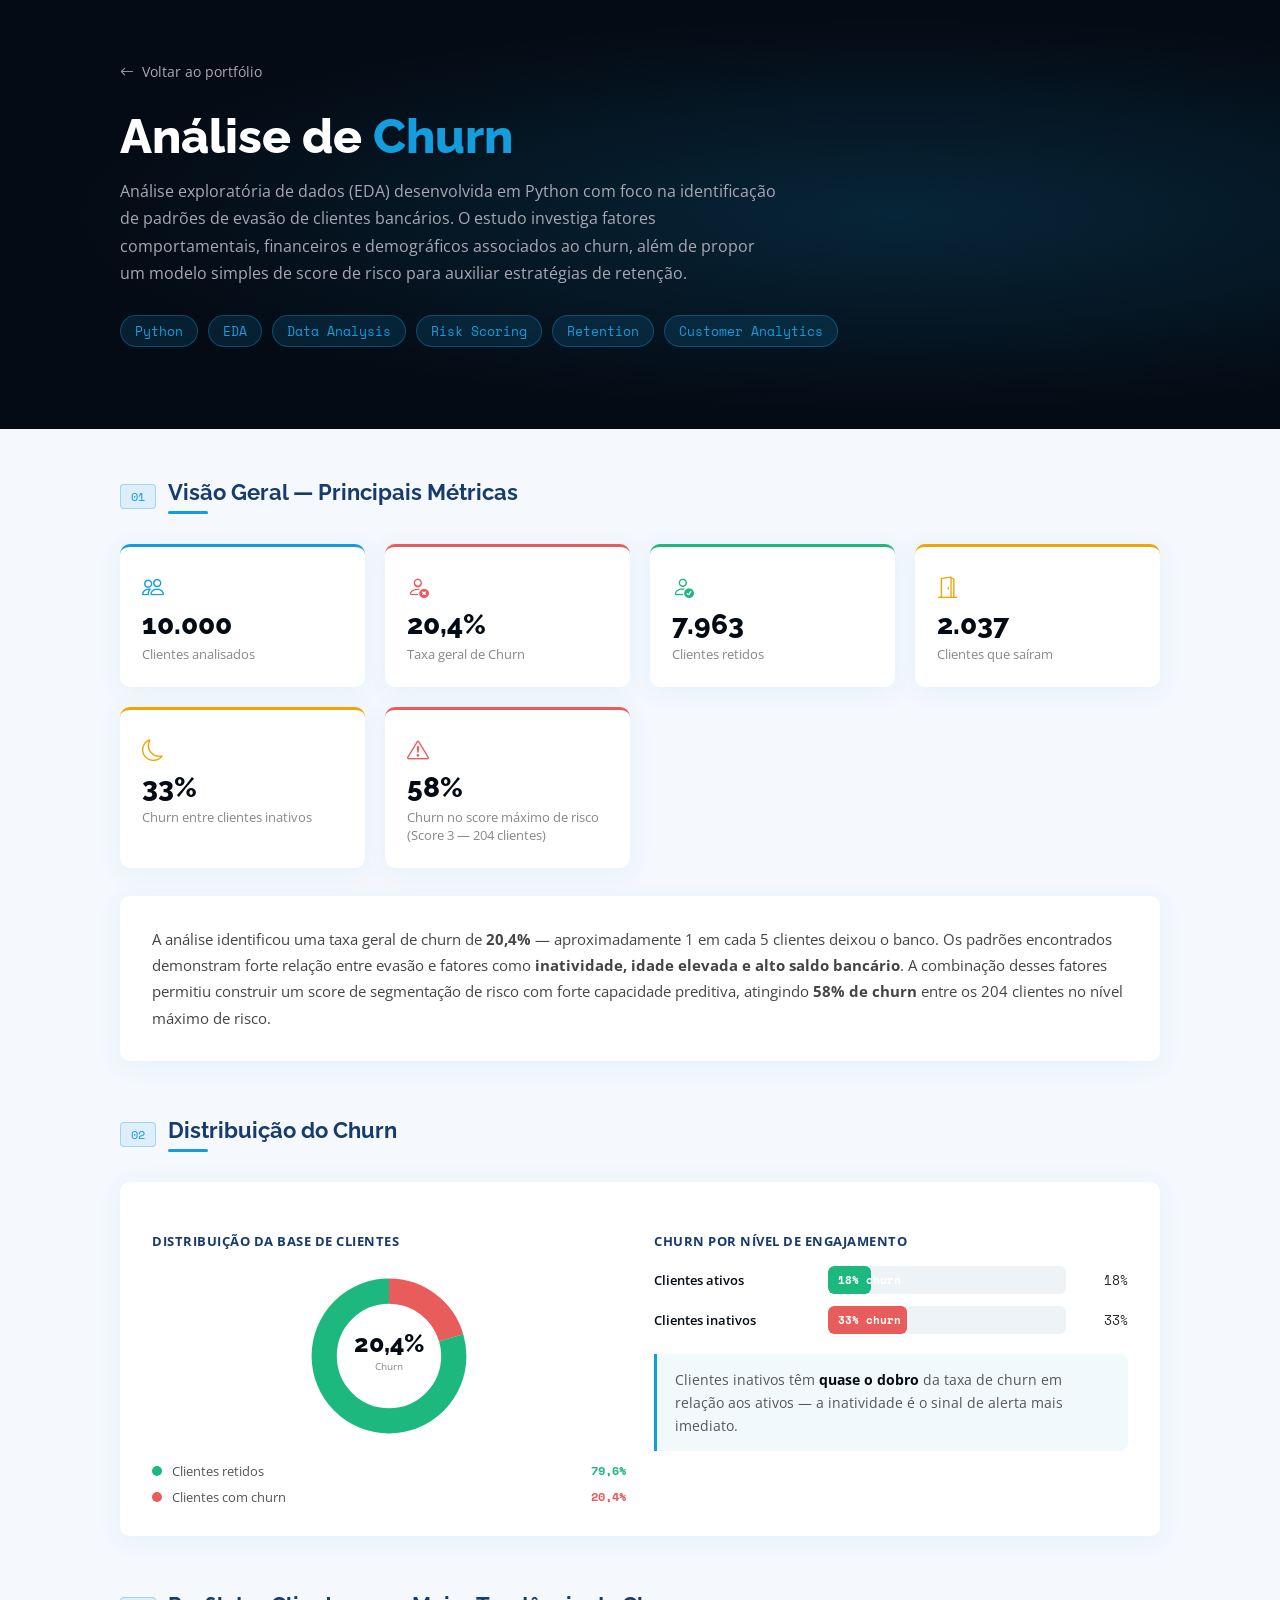
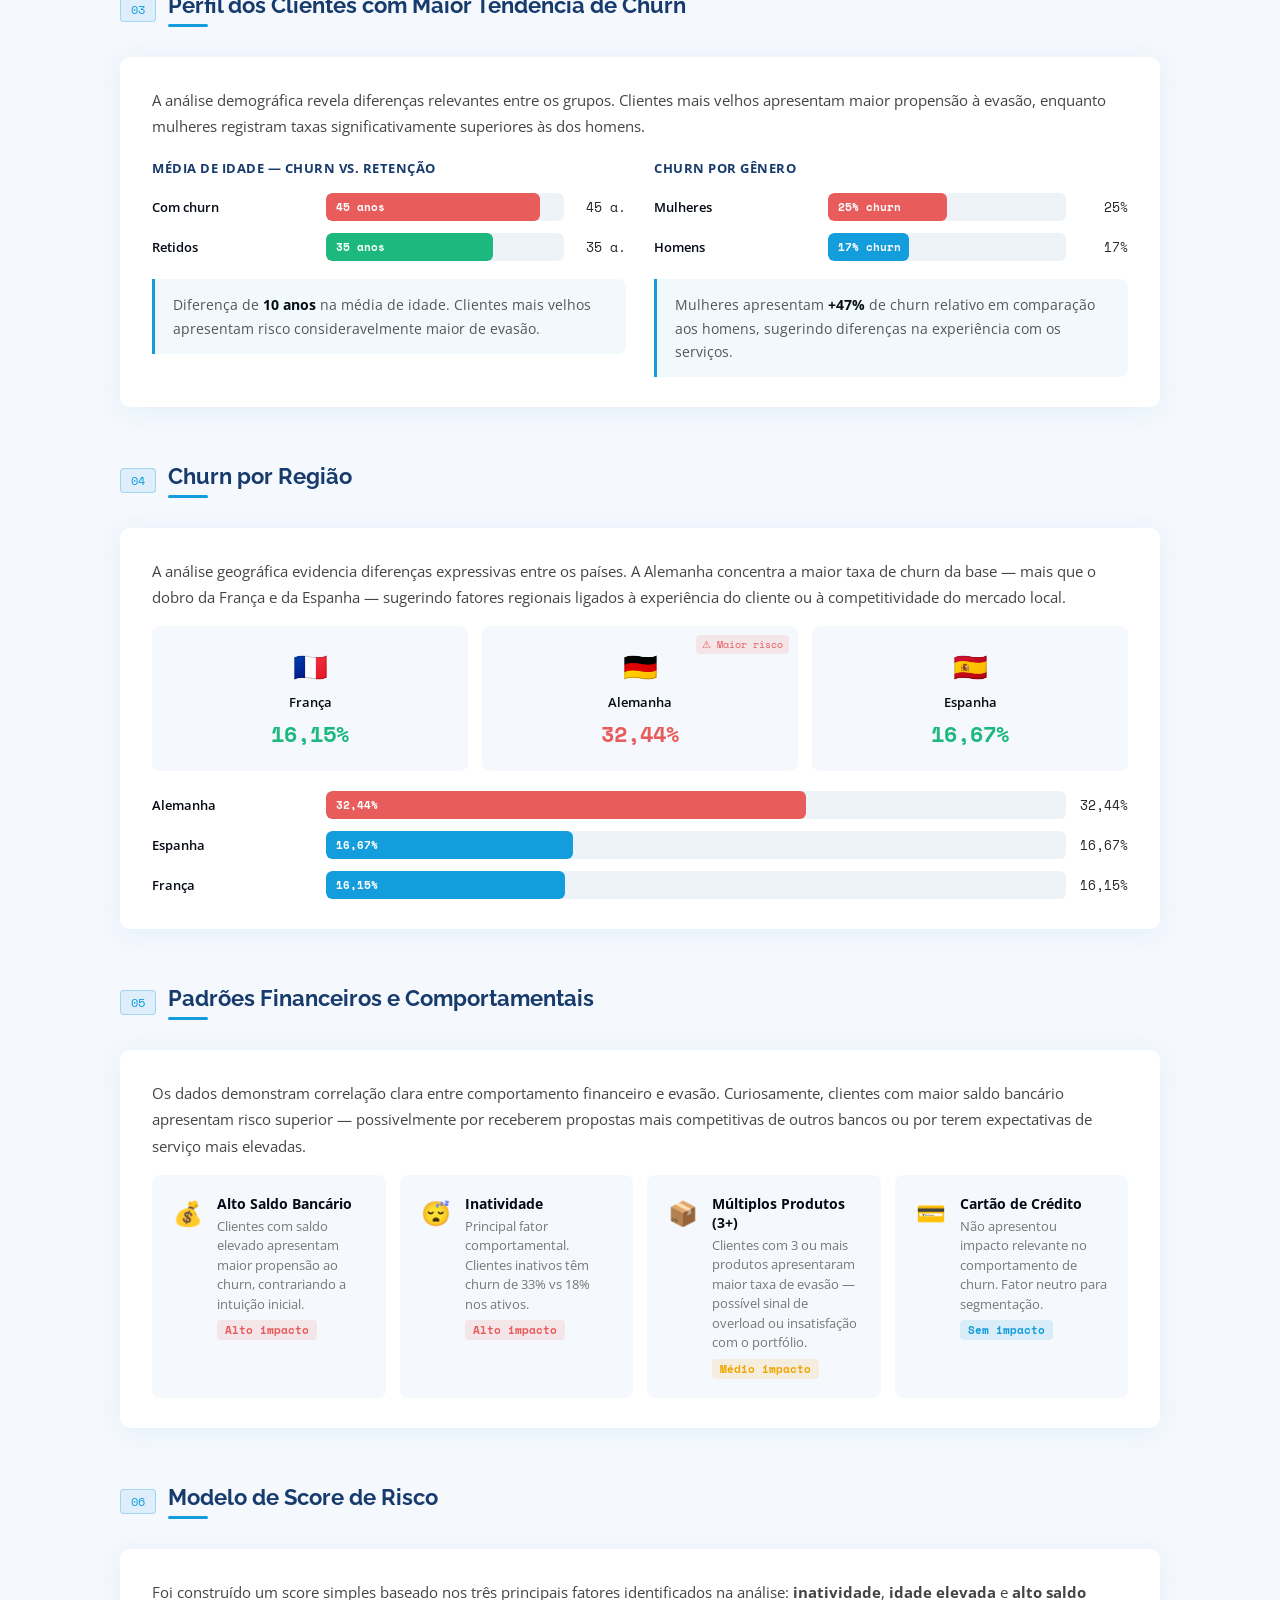
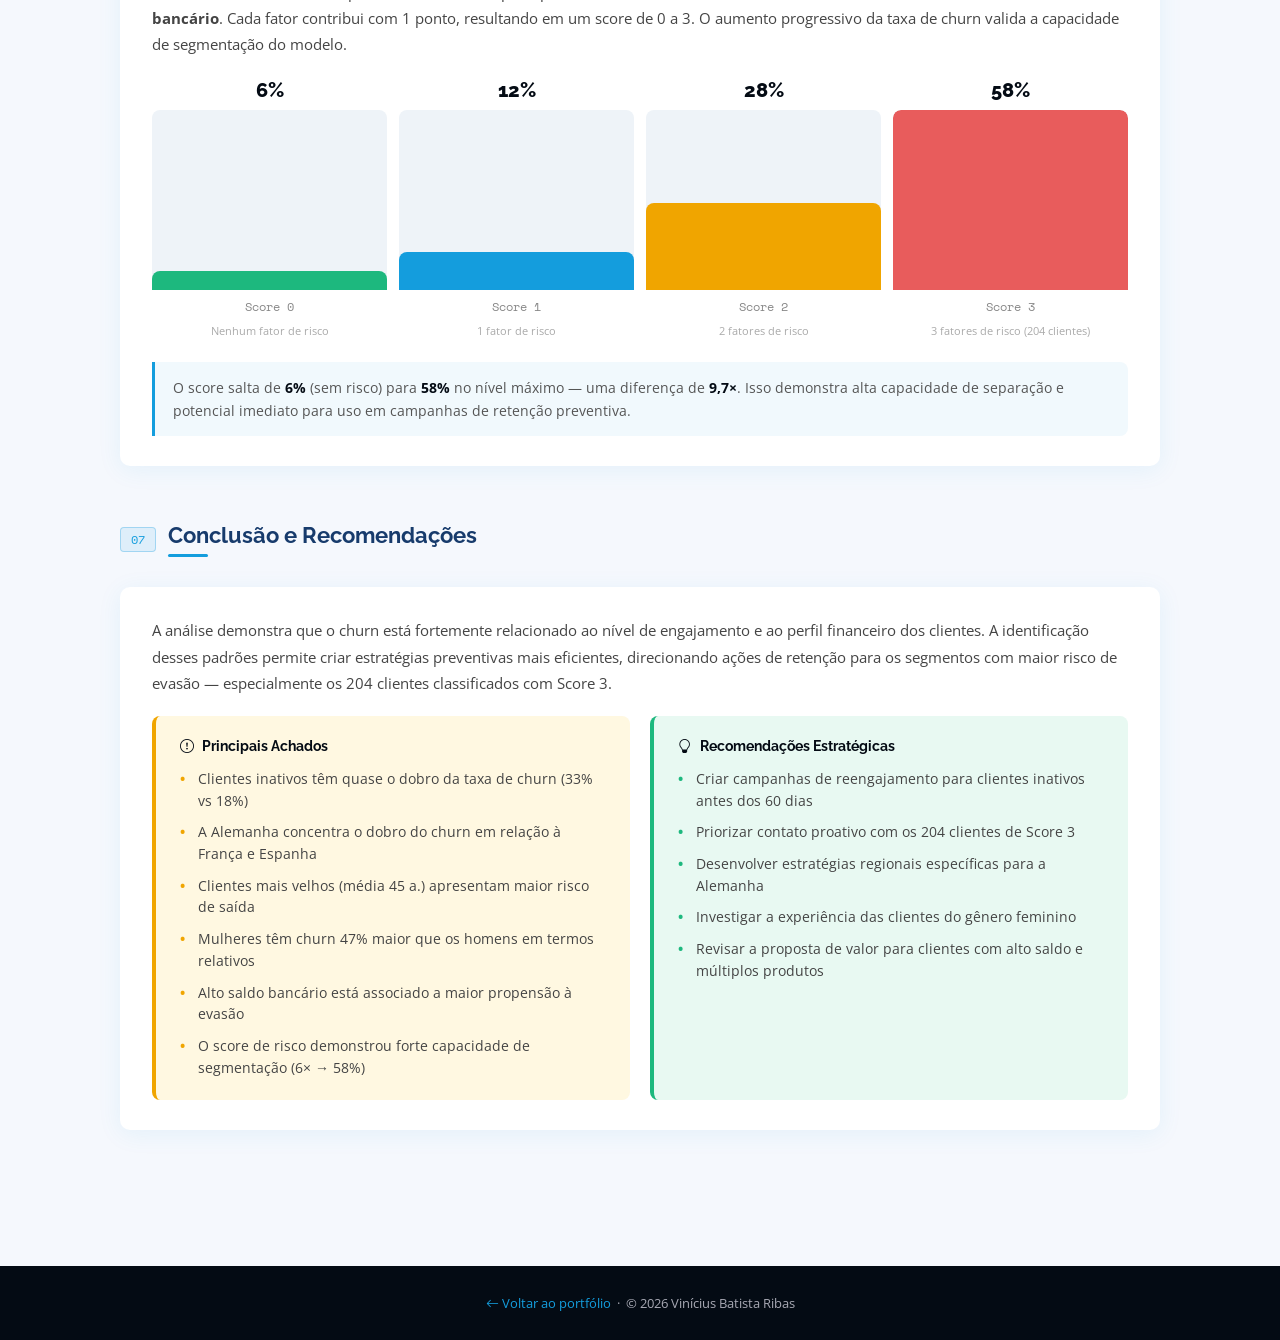
<file: projetos/churn/analise de churn.html>
<!doctype html>
<html lang="pt-BR">
<head>
  <meta charset="UTF-8" />
  <meta name="viewport" content="width=device-width, initial-scale=1.0" />
  <title>Analise de Churn  — Relatório | Vinícius Batista Ribas</title>

  <link rel="preconnect" href="https://fonts.googleapis.com" />
  <link href="https://fonts.googleapis.com/css2?family=Raleway:wght@300;400;600;700;800&family=Open+Sans:wght@300;400;600&family=Space+Mono:wght@400;700&display=swap" rel="stylesheet" />
  <link rel="stylesheet" href="https://cdn.jsdelivr.net/npm/bootstrap-icons@1.11.1/font/bootstrap-icons.css" />
  <link href="../churn/churn.css" rel="stylesheet" />

</head>
<body>

<body>
 
<!-- HERO -->
<div class="report-hero">
  <div class="hero-inner">
    <a href="../../index.html#portfolio" class="back-link">
      <i class="bi bi-arrow-left"></i> Voltar ao portfólio
    </a>
    <h1>Análise de <span>Churn</span></h1>
    <p class="subtitle">
      Análise exploratória de dados (EDA) desenvolvida em Python com foco na identificação de padrões de evasão de clientes bancários.
      O estudo investiga fatores comportamentais, financeiros e demográficos associados ao churn,
      além de propor um modelo simples de score de risco para auxiliar estratégias de retenção.
    </p>
    <div class="tag-row">
      <span class="tag">Python</span>
      <span class="tag">EDA</span>
      <span class="tag">Data Analysis</span>
      <span class="tag">Risk Scoring</span>
      <span class="tag">Retention</span>
      <span class="tag">Customer Analytics</span>
    </div>
  </div>
</div>
 
<!-- REPORT BODY -->
<div class="report-body">
 
  <!-- 01. KPIs -->
  <div class="report-section">
    <div class="section-label">
      <span class="num">01</span>
      <h2>Visão Geral — Principais Métricas</h2>
    </div>
 
    <div class="kpi-grid">
      <div class="kpi-card" data-delay="0">
        <div class="kpi-icon"><i class="bi bi-people"></i></div>
        <div class="kpi-value">10.000</div>
        <div class="kpi-label">Clientes analisados</div>
      </div>
      <div class="kpi-card accent-lost" data-delay="60">
        <div class="kpi-icon"><i class="bi bi-person-x"></i></div>
        <div class="kpi-value">20,4%</div>
        <div class="kpi-label">Taxa geral de Churn</div>
      </div>
      <div class="kpi-card accent-won" data-delay="120">
        <div class="kpi-icon"><i class="bi bi-person-check"></i></div>
        <div class="kpi-value">7.963</div>
        <div class="kpi-label">Clientes retidos</div>
      </div>
      <div class="kpi-card accent-yellow" data-delay="180">
        <div class="kpi-icon"><i class="bi bi-door-open"></i></div>
        <div class="kpi-value">2.037</div>
        <div class="kpi-label">Clientes que saíram</div>
      </div>
      <div class="kpi-card accent-yellow" data-delay="240">
        <div class="kpi-icon"><i class="bi bi-moon"></i></div>
        <div class="kpi-value">33%</div>
        <div class="kpi-label">Churn entre clientes inativos</div>
      </div>
      <div class="kpi-card accent-lost" data-delay="300">
        <div class="kpi-icon"><i class="bi bi-exclamation-triangle"></i></div>
        <div class="kpi-value">58%</div>
        <div class="kpi-label">Churn no score máximo de risco (Score 3 — 204 clientes)</div>
      </div>
    </div>
 
    <div class="report-card">
      <p>
        A análise identificou uma taxa geral de churn de <strong>20,4%</strong> — aproximadamente 1 em cada 5 clientes deixou o banco.
        Os padrões encontrados demonstram forte relação entre evasão e fatores como <strong>inatividade, idade elevada e alto saldo bancário</strong>.
        A combinação desses fatores permitiu construir um score de segmentação de risco com forte capacidade preditiva, atingindo <strong>58% de churn</strong> entre os 204 clientes no nível máximo de risco.
      </p>
    </div>
  </div>
 
  <!-- 02. Visão Geral do Churn -->
  <div class="report-section">
    <div class="section-label">
      <span class="num">02</span>
      <h2>Distribuição do Churn</h2>
    </div>
 
    <div class="report-card">
      <div class="chart-grid-2">
 
        <!-- Donut / distribuição da base -->
        <div>
          <div class="chart-title">Distribuição da base de clientes</div>
          <div class="donut-wrap">
            <svg id="donut-svg" viewBox="0 0 200 200" width="180" height="180">
              <!-- background circle -->
              <circle cx="100" cy="100" r="72" fill="none" stroke="#eef3f8" stroke-width="28"/>
              <!-- churn arc -->
              <circle id="donut-churn" cx="100" cy="100" r="72" fill="none"
                stroke="var(--lost)" stroke-width="28"
                stroke-dasharray="0 452"
                stroke-dashoffset="113"
                transform="rotate(-90 100 100)"
                style="transition: stroke-dasharray 1.2s cubic-bezier(.4,0,.2,1)"/>
              <!-- retained arc -->
              <circle id="donut-retained" cx="100" cy="100" r="72" fill="none"
                stroke="var(--won)" stroke-width="28"
                stroke-dasharray="0 452"
                stroke-dashoffset="113"
                transform="rotate(-90 100 100)"
                style="transition: stroke-dasharray 1.2s cubic-bezier(.4,0,.2,1) .1s"/>
              <text x="100" y="96" text-anchor="middle" font-family="Raleway,sans-serif" font-weight="800" font-size="28" fill="#040b14">20,4%</text>
              <text x="100" y="116" text-anchor="middle" font-family="Open Sans,sans-serif" font-size="11" fill="#888">Churn</text>
            </svg>
            <div class="donut-legend">
              <div class="donut-legend-item">
                <div class="donut-dot" style="background:var(--won)"></div>
                <span>Clientes retidos</span>
                <span class="donut-legend-val" style="color:var(--won)">79,6%</span>
              </div>
              <div class="donut-legend-item">
                <div class="donut-dot" style="background:var(--lost)"></div>
                <span>Clientes com churn</span>
                <span class="donut-legend-val" style="color:var(--lost)">20,4%</span>
              </div>
            </div>
          </div>
        </div>
 
        <!-- Engajamento -->
        <div>
          <div class="chart-title">Churn por nível de engajamento</div>
          <div class="bar-chart" style="margin-top:8px;">
            <div class="bar-row">
              <div class="bar-label">Clientes ativos</div>
              <div class="bar-track">
                <div class="bar-fill" data-width="18" style="background:var(--won)"><span>18% churn</span></div>
              </div>
              <div class="bar-pct">18%</div>
            </div>
            <div class="bar-row">
              <div class="bar-label">Clientes inativos</div>
              <div class="bar-track">
                <div class="bar-fill" data-width="33" style="background:var(--lost)"><span>33% churn</span></div>
              </div>
              <div class="bar-pct">33%</div>
            </div>
          </div>
          <div class="callout" style="margin-top:20px;">
            Clientes inativos têm <strong>quase o dobro</strong> da taxa de churn em relação aos ativos — a inatividade é o sinal de alerta mais imediato.
          </div>
        </div>
 
      </div>
    </div>
  </div>
 
  <!-- 03. Perfil demográfico -->
  <div class="report-section">
    <div class="section-label">
      <span class="num">03</span>
      <h2>Perfil dos Clientes com Maior Tendência de Churn</h2>
    </div>
 
    <div class="report-card">
      <p>
        A análise demográfica revela diferenças relevantes entre os grupos. Clientes mais velhos apresentam maior propensão à evasão,
        enquanto mulheres registram taxas significativamente superiores às dos homens.
      </p>
 
      <div class="chart-grid-2" style="margin-top:20px;">
 
        <!-- Faixa etária -->
        <div>
          <div class="chart-title">Média de idade — Churn vs. Retenção</div>
          <div class="bar-chart">
            <div class="bar-row">
              <div class="bar-label">Com churn</div>
              <div class="bar-track">
                <div class="bar-fill" data-width="90" style="background:var(--lost)"><span>45 anos</span></div>
              </div>
              <div class="bar-pct">45 a.</div>
            </div>
            <div class="bar-row">
              <div class="bar-label">Retidos</div>
              <div class="bar-track">
                <div class="bar-fill" data-width="70" style="background:var(--won)"><span>35 anos</span></div>
              </div>
              <div class="bar-pct">35 a.</div>
            </div>
          </div>
          <div class="callout">
            Diferença de <strong>10 anos</strong> na média de idade. Clientes mais velhos apresentam risco consideravelmente maior de evasão.
          </div>
        </div>
 
        <!-- Gênero -->
        <div>
          <div class="chart-title">Churn por gênero</div>
          <div class="bar-chart">
            <div class="bar-row">
              <div class="bar-label">Mulheres</div>
              <div class="bar-track">
                <div class="bar-fill" data-width="50" style="background:var(--lost)"><span>25% churn</span></div>
              </div>
              <div class="bar-pct">25%</div>
            </div>
            <div class="bar-row">
              <div class="bar-label">Homens</div>
              <div class="bar-track">
                <div class="bar-fill" data-width="34" style="background:var(--primary)"><span>17% churn</span></div>
              </div>
              <div class="bar-pct">17%</div>
            </div>
          </div>
          <div class="callout">
            Mulheres apresentam <strong>+47%</strong> de churn relativo em comparação aos homens, sugerindo diferenças na experiência com os serviços.
          </div>
        </div>
 
      </div>
    </div>
  </div>
 
  <!-- 04. Região -->
  <div class="report-section">
    <div class="section-label">
      <span class="num">04</span>
      <h2>Churn por Região</h2>
    </div>
 
    <div class="report-card">
      <p>
        A análise geográfica evidencia diferenças expressivas entre os países. A Alemanha concentra a maior taxa de churn da base —
        mais que o dobro da França e da Espanha — sugerindo fatores regionais ligados à experiência do cliente ou à competitividade do mercado local.
      </p>
 
      <div class="region-grid">
        <div class="region-card">
          <div class="flag">🇫🇷</div>
          <div class="r-name">França</div>
          <div class="r-rate">16,15%</div>
        </div>
        <div class="region-card highlight">
          <div class="region-badge">⚠ Maior risco</div>
          <div class="flag">🇩🇪</div>
          <div class="r-name">Alemanha</div>
          <div class="r-rate">32,44%</div>
        </div>
        <div class="region-card">
          <div class="flag">🇪🇸</div>
          <div class="r-name">Espanha</div>
          <div class="r-rate">16,67%</div>
        </div>
      </div>
 
      <!-- Bar chart regional -->
      <div class="bar-chart" style="margin-top:20px;">
        <div class="bar-row">
          <div class="bar-label">Alemanha</div>
          <div class="bar-track">
            <div class="bar-fill" data-width="64.88" style="background:var(--lost)"><span>32,44%</span></div>
          </div>
          <div class="bar-pct">32,44%</div>
        </div>
        <div class="bar-row">
          <div class="bar-label">Espanha</div>
          <div class="bar-track">
            <div class="bar-fill" data-width="33.34" style="background:var(--primary)"><span>16,67%</span></div>
          </div>
          <div class="bar-pct">16,67%</div>
        </div>
        <div class="bar-row">
          <div class="bar-label">França</div>
          <div class="bar-track">
            <div class="bar-fill" data-width="32.3" style="background:var(--primary)"><span>16,15%</span></div>
          </div>
          <div class="bar-pct">16,15%</div>
        </div>
      </div>
    </div>
  </div>
 
  <!-- 05. Padrões financeiros -->
  <div class="report-section">
    <div class="section-label">
      <span class="num">05</span>
      <h2>Padrões Financeiros e Comportamentais</h2>
    </div>
 
    <div class="report-card">
      <p>
        Os dados demonstram correlação clara entre comportamento financeiro e evasão.
        Curiosamente, clientes com maior saldo bancário apresentam risco superior — possivelmente por receberem propostas mais competitivas de outros bancos ou por terem expectativas de serviço mais elevadas.
      </p>
 
      <div class="factor-grid">
        <div class="factor-card">
          <div class="factor-icon">💰</div>
          <div class="factor-text">
            <div class="f-title">Alto Saldo Bancário</div>
            <div class="f-desc">Clientes com saldo elevado apresentam maior propensão ao churn, contrariando a intuição inicial.</div>
            <span class="f-badge badge-red">Alto impacto</span>
          </div>
        </div>
        <div class="factor-card">
          <div class="factor-icon">😴</div>
          <div class="factor-text">
            <div class="f-title">Inatividade</div>
            <div class="f-desc">Principal fator comportamental. Clientes inativos têm churn de 33% vs 18% nos ativos.</div>
            <span class="f-badge badge-red">Alto impacto</span>
          </div>
        </div>
        <div class="factor-card">
          <div class="factor-icon">📦</div>
          <div class="factor-text">
            <div class="f-title">Múltiplos Produtos (3+)</div>
            <div class="f-desc">Clientes com 3 ou mais produtos apresentaram maior taxa de evasão — possível sinal de overload ou insatisfação com o portfólio.</div>
            <span class="f-badge badge-yellow">Médio impacto</span>
          </div>
        </div>
        <div class="factor-card">
          <div class="factor-icon">💳</div>
          <div class="factor-text">
            <div class="f-title">Cartão de Crédito</div>
            <div class="f-desc">Não apresentou impacto relevante no comportamento de churn. Fator neutro para segmentação.</div>
            <span class="f-badge badge-blue">Sem impacto</span>
          </div>
        </div>
      </div>
    </div>
  </div>
 
  <!-- 06. Score de Risco -->
  <div class="report-section">
    <div class="section-label">
      <span class="num">06</span>
      <h2>Modelo de Score de Risco</h2>
    </div>
 
    <div class="report-card">
      <p>
        Foi construído um score simples baseado nos três principais fatores identificados na análise: <strong>inatividade</strong>, <strong>idade elevada</strong> e <strong>alto saldo bancário</strong>.
        Cada fator contribui com 1 ponto, resultando em um score de 0 a 3.
        O aumento progressivo da taxa de churn valida a capacidade de segmentação do modelo.
      </p>
 
      <div class="score-chart" id="score-chart">
        <div class="score-col">
          <div class="score-pct-label">6%</div>
          <div class="score-bar-wrap">
            <div class="score-bar" data-height="10.3" style="background: var(--won);"></div>
          </div>
          <div class="score-name">Score 0</div>
          <div class="score-desc">Nenhum fator de risco</div>
        </div>
        <div class="score-col">
          <div class="score-pct-label">12%</div>
          <div class="score-bar-wrap">
            <div class="score-bar" data-height="20.7" style="background: var(--primary);"></div>
          </div>
          <div class="score-name">Score 1</div>
          <div class="score-desc">1 fator de risco</div>
        </div>
        <div class="score-col">
          <div class="score-pct-label">28%</div>
          <div class="score-bar-wrap">
            <div class="score-bar" data-height="48.3" style="background: var(--in-progress);"></div>
          </div>
          <div class="score-name">Score 2</div>
          <div class="score-desc">2 fatores de risco</div>
        </div>
        <div class="score-col">
          <div class="score-pct-label">58%</div>
          <div class="score-bar-wrap">
            <div class="score-bar" data-height="100" style="background: var(--lost);"></div>
          </div>
          <div class="score-name">Score 3</div>
          <div class="score-desc">3 fatores de risco (204 clientes)</div>
        </div>
      </div>
 
      <div class="callout" style="margin-top:24px;">
        O score salta de <strong>6%</strong> (sem risco) para <strong>58%</strong> no nível máximo — uma diferença de <strong>9,7×</strong>.
        Isso demonstra alta capacidade de separação e potencial imediato para uso em campanhas de retenção preventiva.
      </div>
    </div>
  </div>
 
  <!-- 07. Conclusão -->
  <div class="report-section">
    <div class="section-label">
      <span class="num">07</span>
      <h2>Conclusão e Recomendações</h2>
    </div>
 
    <div class="report-card">
      <p>
        A análise demonstra que o churn está fortemente relacionado ao nível de engajamento e ao perfil financeiro dos clientes.
        A identificação desses padrões permite criar estratégias preventivas mais eficientes,
        direcionando ações de retenção para os segmentos com maior risco de evasão — especialmente os 204 clientes classificados com Score 3.
      </p>
 
      <div class="insights-grid">
        <div class="insight-block findings">
          <h4><i class="bi bi-exclamation-circle"></i> Principais Achados</h4>
          <ul>
            <li>Clientes inativos têm quase o dobro da taxa de churn (33% vs 18%)</li>
            <li>A Alemanha concentra o dobro do churn em relação à França e Espanha</li>
            <li>Clientes mais velhos (média 45 a.) apresentam maior risco de saída</li>
            <li>Mulheres têm churn 47% maior que os homens em termos relativos</li>
            <li>Alto saldo bancário está associado a maior propensão à evasão</li>
            <li>O score de risco demonstrou forte capacidade de segmentação (6× → 58%)</li>
          </ul>
        </div>
        <div class="insight-block recs">
          <h4><i class="bi bi-lightbulb"></i> Recomendações Estratégicas</h4>
          <ul>
            <li>Criar campanhas de reengajamento para clientes inativos antes dos 60 dias</li>
            <li>Priorizar contato proativo com os 204 clientes de Score 3</li>
            <li>Desenvolver estratégias regionais específicas para a Alemanha</li>
            <li>Investigar a experiência das clientes do gênero feminino</li>
            <li>Revisar a proposta de valor para clientes com alto saldo e múltiplos produtos</li>
          </ul>
        </div>
      </div>
    </div>
  </div>
 
</div><!-- /report-body -->
 
<div class="report-footer">
  <p>
    <a href="../../index.html#portfolio"><i class="bi bi-arrow-left"></i> Voltar ao portfólio</a>
    &nbsp;·&nbsp;
    © 2026 Vinícius Batista Ribas
  </p>
</div>
 
<script>
  // ── Intersection Observer: cards ──
  const observer = new IntersectionObserver((entries) => {
    entries.forEach(entry => {
      if (entry.isIntersecting) {
        const el = entry.target;
        const delay = el.dataset.delay || 0;
        setTimeout(() => el.classList.add('visible'), Number(delay));
        observer.unobserve(el);
      }
    });
  }, { threshold: 0.1 });
  document.querySelectorAll('.kpi-card, .report-card').forEach(el => observer.observe(el));
 
  // ── Bar fills ──
  const barObs = new IntersectionObserver((entries) => {
    entries.forEach(entry => {
      if (entry.isIntersecting) {
        entry.target.querySelectorAll('.bar-fill[data-width]').forEach(bar => {
          bar.style.width = bar.dataset.width + '%';
        });
        barObs.unobserve(entry.target);
      }
    });
  }, { threshold: 0.3 });
  document.querySelectorAll('.report-card').forEach(el => barObs.observe(el));
 
  // ── Donut chart ──
  const donutObs = new IntersectionObserver((entries) => {
    entries.forEach(entry => {
      if (entry.isIntersecting) {
        const circumference = 2 * Math.PI * 72; // ~452.4
        const churnFrac = 0.204;
        const retainedFrac = 0.796;
        const churnLen = circumference * churnFrac;
        const retainedLen = circumference * retainedFrac;
 
        const churnArc = document.getElementById('donut-churn');
        const retainedArc = document.getElementById('donut-retained');
 
        // churn arc starts at top
        churnArc.style.strokeDasharray = `${churnLen} ${circumference - churnLen}`;
        churnArc.style.strokeDashoffset = 0;
 
        // retained arc starts right after churn arc
        const retainedOffset = -(churnLen);
        retainedArc.style.strokeDasharray = `${retainedLen} ${circumference - retainedLen}`;
        retainedArc.style.strokeDashoffset = retainedOffset;
 
        donutObs.unobserve(entry.target);
      }
    });
  }, { threshold: 0.3 });
  const donutEl = document.getElementById('donut-svg');
  if (donutEl) donutObs.observe(donutEl.closest('.report-card'));
 
  // ── Score step chart ──
  const scoreObs = new IntersectionObserver((entries) => {
    entries.forEach(entry => {
      if (entry.isIntersecting) {
        entry.target.querySelectorAll('.score-bar[data-height]').forEach(bar => {
          bar.style.height = bar.dataset.height + '%';
        });
        scoreObs.unobserve(entry.target);
      }
    });
  }, { threshold: 0.3 });
  const scoreChart = document.getElementById('score-chart');
  if (scoreChart) scoreObs.observe(scoreChart.closest('.report-card'));
</script>
</body>
</html>
</file>
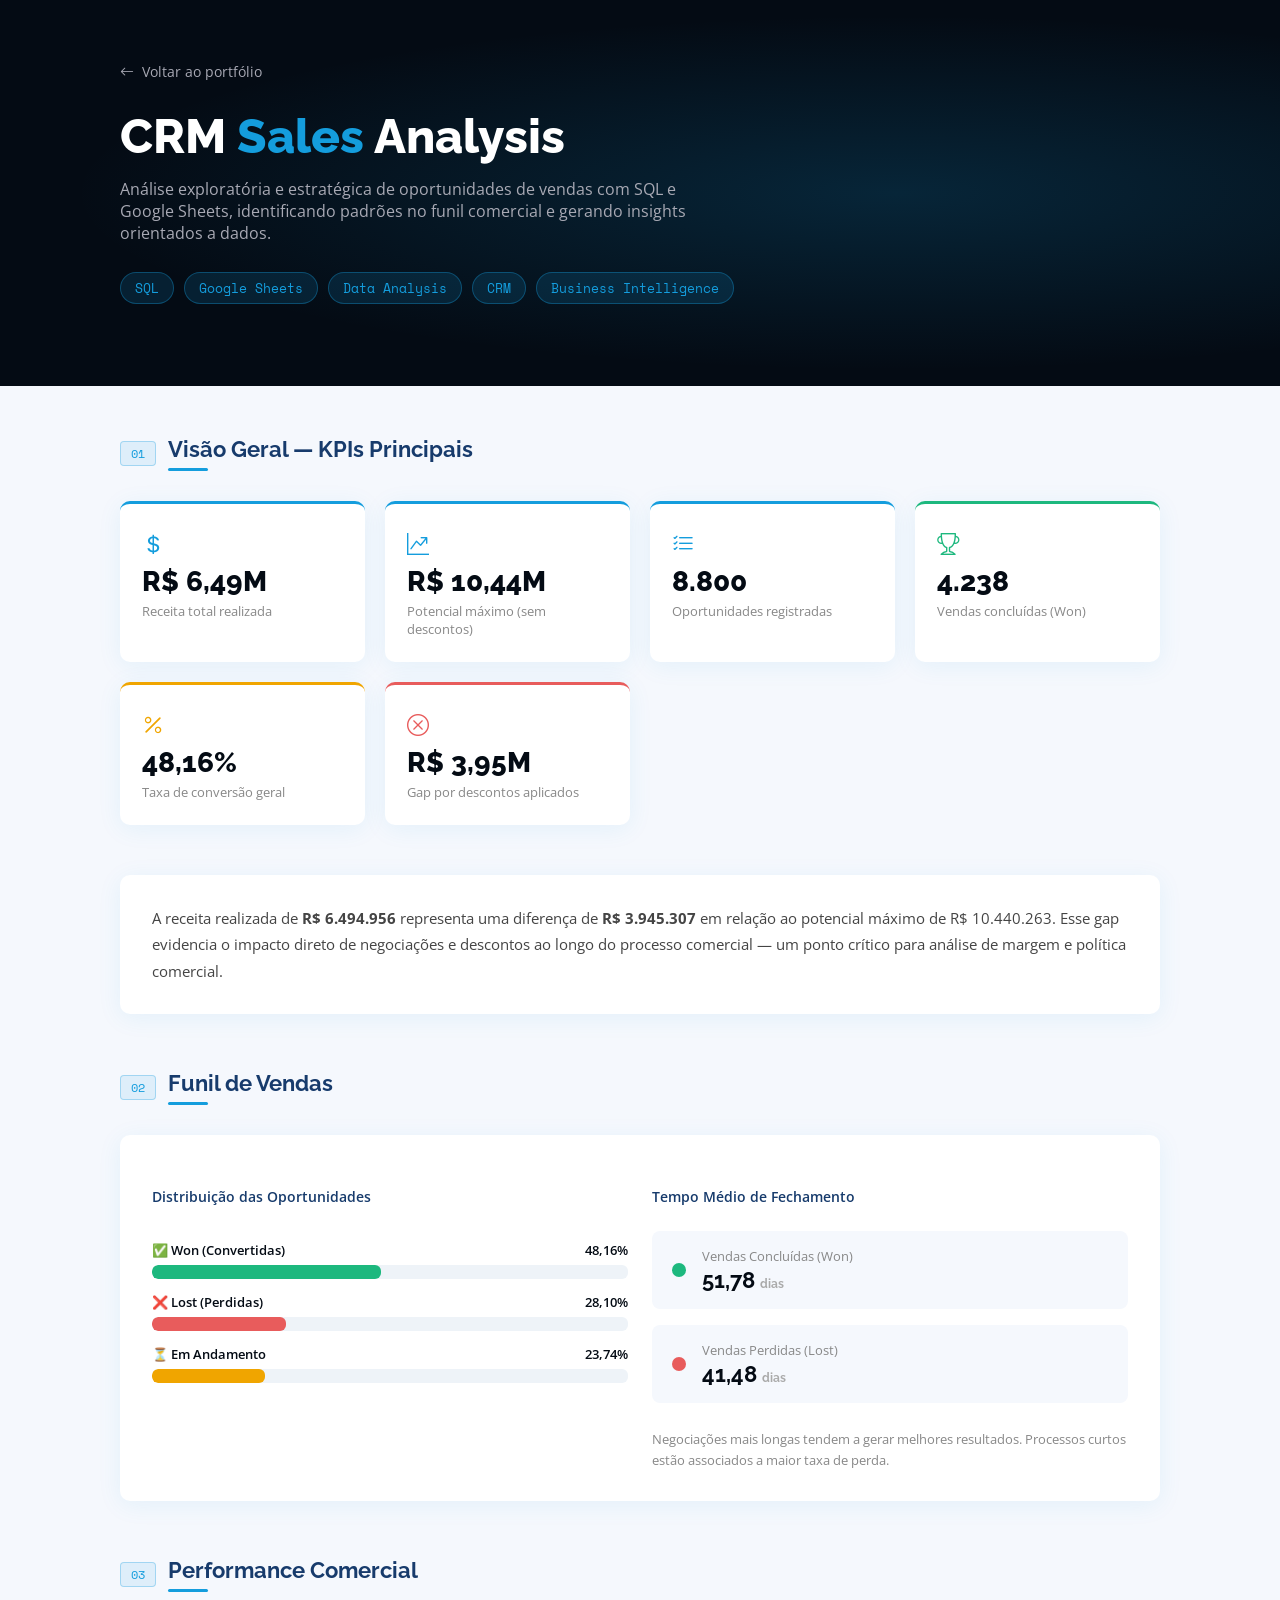
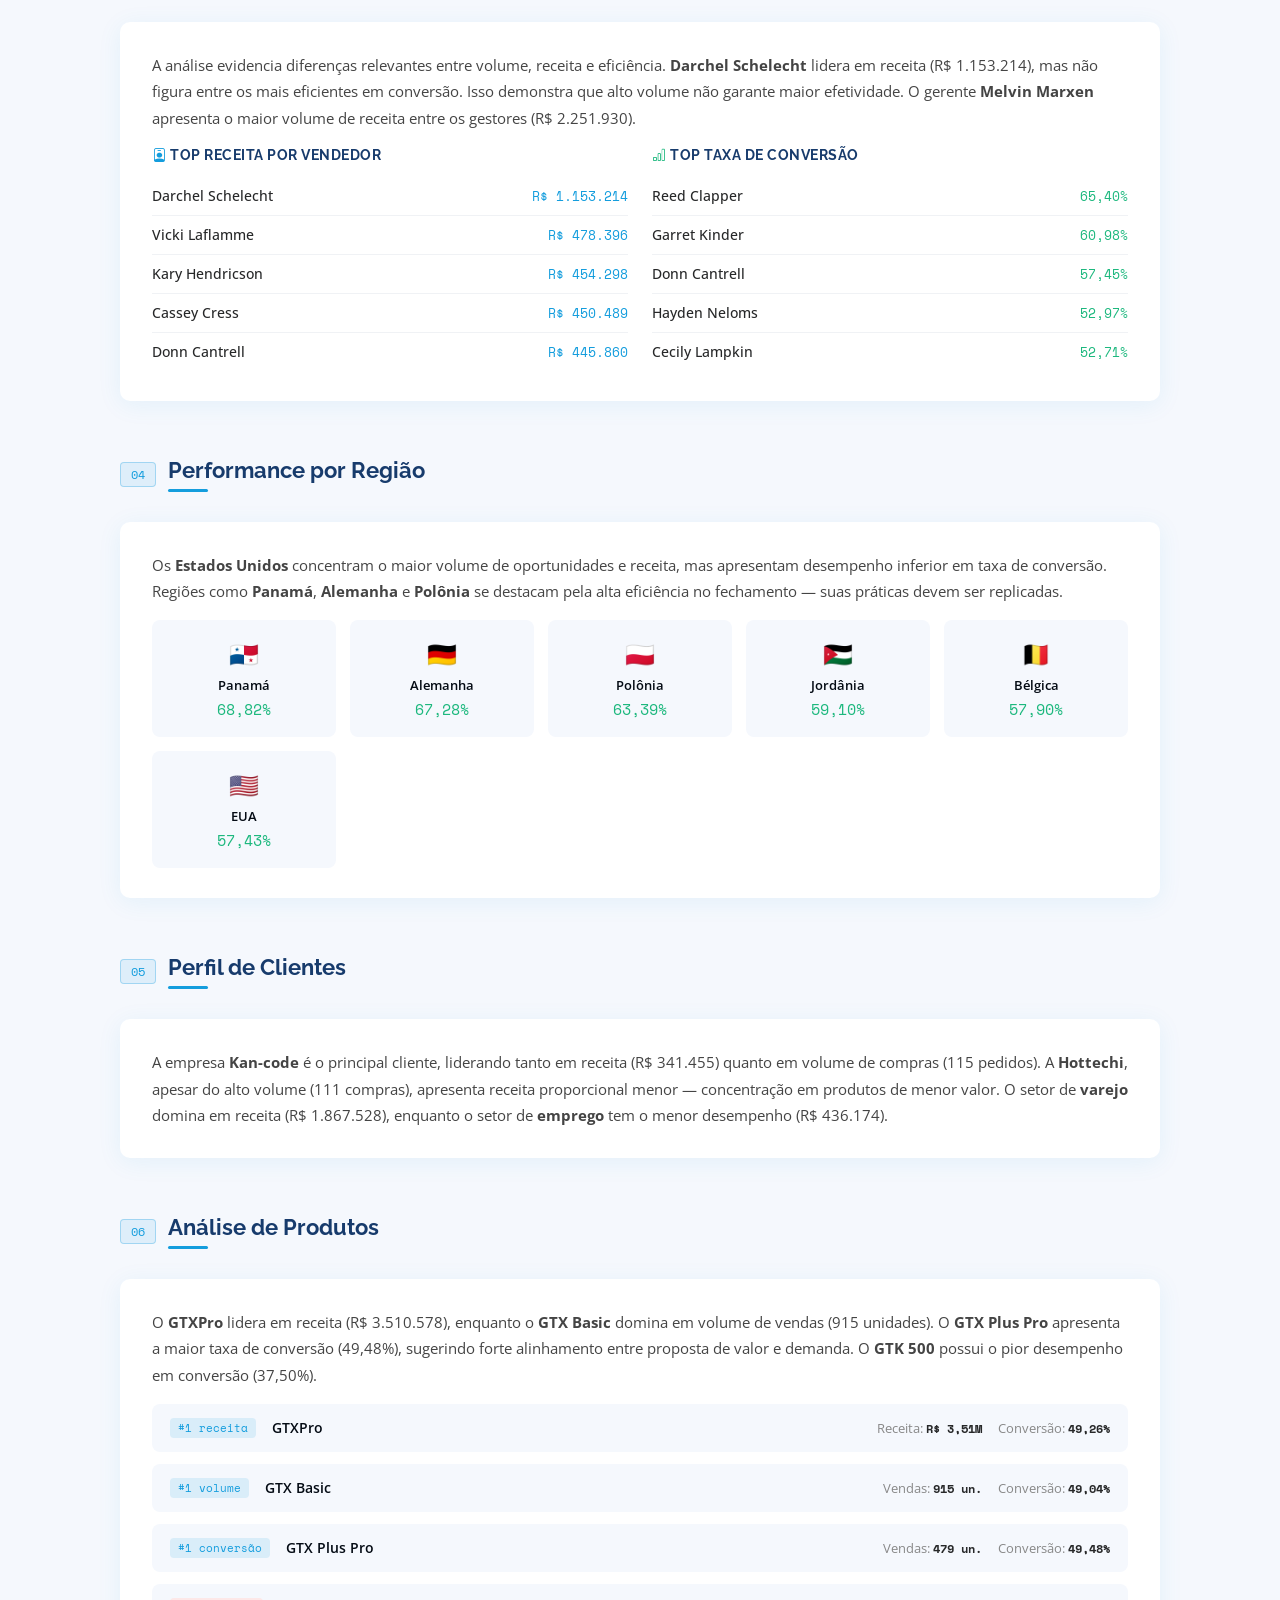
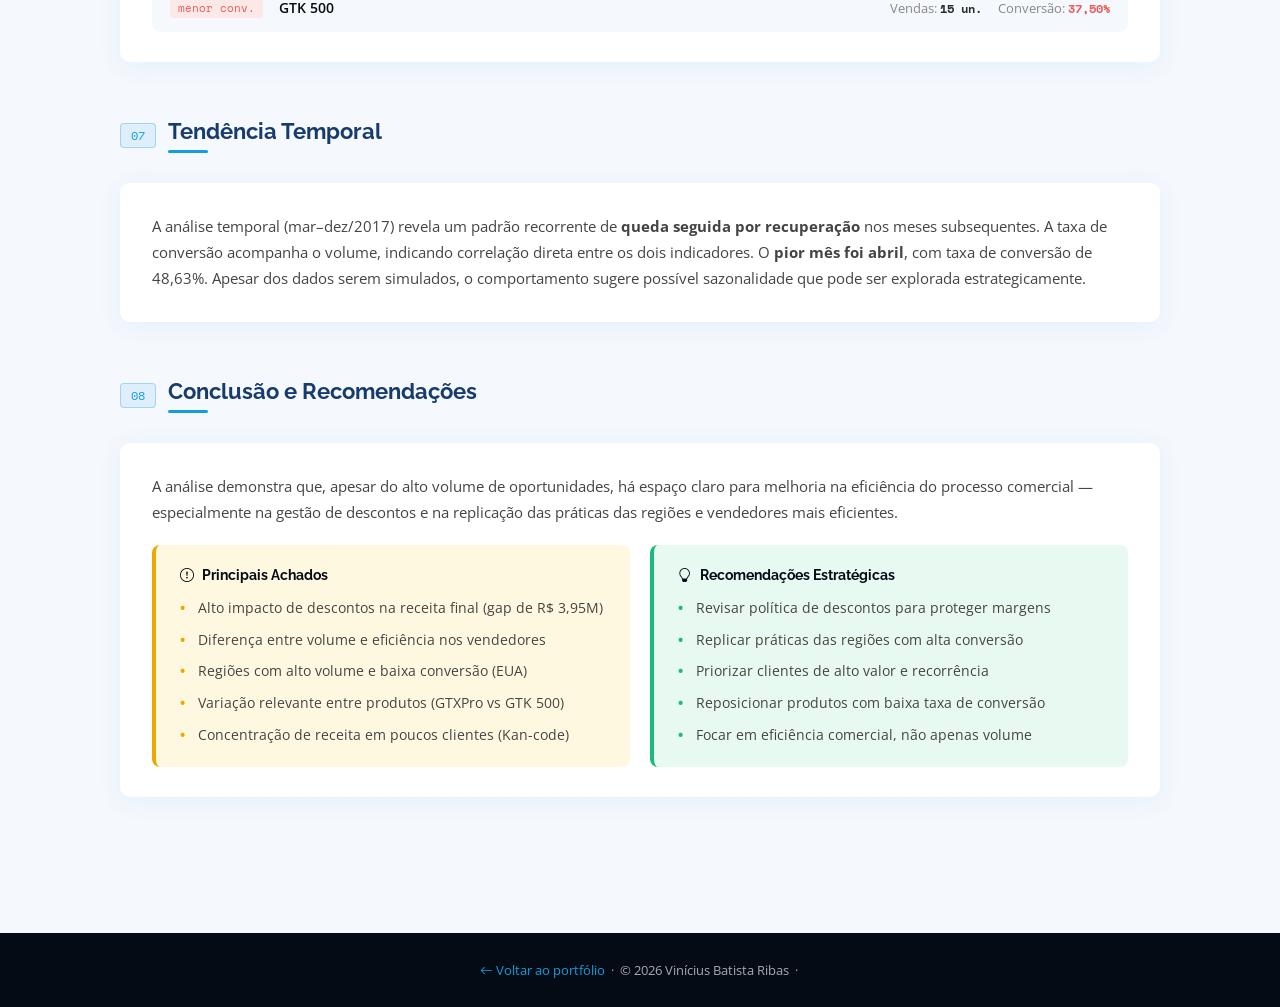
<file: projetos/cmr/cmr.html>
<!doctype html>
<html lang="pt-BR">
<head>
  <meta charset="UTF-8" />
  <meta name="viewport" content="width=device-width, initial-scale=1.0" />
  <title>CRM Sales Analysis — Relatório | Vinícius Batista Ribas</title>

  <link rel="preconnect" href="https://fonts.googleapis.com" />
  <link href="https://fonts.googleapis.com/css2?family=Raleway:wght@300;400;600;700;800&family=Open+Sans:wght@300;400;600&family=Space+Mono:wght@400;700&display=swap" rel="stylesheet" />
  <link rel="stylesheet" href="https://cdn.jsdelivr.net/npm/bootstrap-icons@1.11.1/font/bootstrap-icons.css" />
  <link href="../cmr/cmr.css" rel="stylesheet" />

</head>
<body>

<!-- ===== HERO ===== -->
<div class="report-hero">
  <div class="hero-inner">
    <a href="../../index.html#portfolio" class="back-link">
      <i class="bi bi-arrow-left"></i> Voltar ao portfólio
    </a>
    <h1>CRM <span>Sales</span> Analysis</h1>
    <p class="subtitle">
      Análise exploratória e estratégica de oportunidades de vendas com SQL e Google Sheets,
      identificando padrões no funil comercial e gerando insights orientados a dados.
    </p>
    <div class="tag-row">
      <span class="tag">SQL</span>
      <span class="tag">Google Sheets</span>
      <span class="tag">Data Analysis</span>
      <span class="tag">CRM</span>
      <span class="tag">Business Intelligence</span>
    </div>
  </div>
</div>

<!-- ===== REPORT BODY ===== -->
<div class="report-body">

  <!-- 1. KPIs principais -->
  <div class="report-section">
    <div class="section-label">
      <span class="num">01</span>
      <h2>Visão Geral — KPIs Principais</h2>
    </div>

    <div class="kpi-grid">
      <div class="kpi-card" data-delay="0">
        <div class="kpi-icon"><i class="bi bi-currency-dollar"></i></div>
        <div class="kpi-value">R$ 6,49M</div>
        <div class="kpi-label">Receita total realizada</div>
      </div>
      <div class="kpi-card" data-delay="80">
        <div class="kpi-icon"><i class="bi bi-graph-up-arrow"></i></div>
        <div class="kpi-value">R$ 10,44M</div>
        <div class="kpi-label">Potencial máximo (sem descontos)</div>
      </div>
      <div class="kpi-card" data-delay="160">
        <div class="kpi-icon"><i class="bi bi-list-check"></i></div>
        <div class="kpi-value">8.800</div>
        <div class="kpi-label">Oportunidades registradas</div>
      </div>
      <div class="kpi-card accent-won" data-delay="240">
        <div class="kpi-icon"><i class="bi bi-trophy"></i></div>
        <div class="kpi-value">4.238</div>
        <div class="kpi-label">Vendas concluídas (Won)</div>
      </div>
      <div class="kpi-card accent-yellow" data-delay="320">
        <div class="kpi-icon"><i class="bi bi-percent"></i></div>
        <div class="kpi-value">48,16%</div>
        <div class="kpi-label">Taxa de conversão geral</div>
      </div>
      <div class="kpi-card accent-lost" data-delay="400">
        <div class="kpi-icon"><i class="bi bi-x-circle"></i></div>
        <div class="kpi-value">R$ 3,95M</div>
        <div class="kpi-label">Gap por descontos aplicados</div>
      </div>
    </div>

    <div class="report-card">
      <p>
        A receita realizada de <strong>R$ 6.494.956</strong> representa uma diferença de
        <strong>R$ 3.945.307</strong> em relação ao potencial máximo de R$ 10.440.263.
        Esse gap evidencia o impacto direto de negociações e descontos ao longo do processo comercial —
        um ponto crítico para análise de margem e política comercial.
      </p>
    </div>
  </div>

  <!-- 2. Funil de Vendas -->
  <div class="report-section">
    <div class="section-label">
      <span class="num">02</span>
      <h2>Funil de Vendas</h2>
    </div>

    <div class="report-card">
      <div class="funnel-wrap">
        <div class="funnel-bar-group">
          <p style="margin-bottom:18px; font-weight:600; font-size:14px; color:#173b6c;">
            Distribuição das Oportunidades
          </p>
          <div class="funnel-item">
            <div class="funnel-item-label">
              <span>✅ Won (Convertidas)</span>
              <span>48,16%</span>
            </div>
            <div class="funnel-bar-track">
              <div class="funnel-bar-fill fill-won" data-width="48.16"></div>
            </div>
          </div>
          <div class="funnel-item">
            <div class="funnel-item-label">
              <span>❌ Lost (Perdidas)</span>
              <span>28,10%</span>
            </div>
            <div class="funnel-bar-track">
              <div class="funnel-bar-fill fill-lost" data-width="28.10"></div>
            </div>
          </div>
          <div class="funnel-item">
            <div class="funnel-item-label">
              <span>⏳ Em Andamento</span>
              <span>23,74%</span>
            </div>
            <div class="funnel-bar-track">
              <div class="funnel-bar-fill fill-progress" data-width="23.74"></div>
            </div>
          </div>
        </div>

        <div class="time-cards">
          <p style="font-weight:600; font-size:14px; color:#173b6c; margin-bottom:6px;">Tempo Médio de Fechamento</p>
          <div class="time-card">
            <div class="time-dot" style="background: var(--won);"></div>
            <div class="time-info">
              <div class="label">Vendas Concluídas (Won)</div>
              <div class="val">51,78 <span class="unit">dias</span></div>
            </div>
          </div>
          <div class="time-card">
            <div class="time-dot" style="background: var(--lost);"></div>
            <div class="time-info">
              <div class="label">Vendas Perdidas (Lost)</div>
              <div class="val">41,48 <span class="unit">dias</span></div>
            </div>
          </div>
          <p style="font-size:13px; color:#888; margin-top:10px; line-height:1.6;">
            Negociações mais longas tendem a gerar melhores resultados. Processos curtos estão associados a maior taxa de perda.
          </p>
        </div>
      </div>
    </div>
  </div>

  <!-- 3. Performance Comercial -->
  <div class="report-section">
    <div class="section-label">
      <span class="num">03</span>
      <h2>Performance Comercial</h2>
    </div>

    <div class="report-card">
      <p>
        A análise evidencia diferenças relevantes entre volume, receita e eficiência.
        <strong>Darchel Schelecht</strong> lidera em receita (R$ 1.153.214), mas não figura entre os mais eficientes em conversão.
        Isso demonstra que alto volume não garante maior efetividade.
        O gerente <strong>Melvin Marxen</strong> apresenta o maior volume de receita entre os gestores (R$ 2.251.930).
      </p>
      <div class="perf-grid">
        <div class="perf-block">
          <h4><i class="bi bi-person-badge" style="color:var(--primary)"></i> Top Receita por Vendedor</h4>
          <div class="perf-row"><span class="perf-name">Darchel Schelecht</span><span class="perf-val">R$ 1.153.214</span></div>
          <div class="perf-row"><span class="perf-name">Vicki Laflamme</span><span class="perf-val">R$ 478.396</span></div>
          <div class="perf-row"><span class="perf-name">Kary Hendricson</span><span class="perf-val">R$ 454.298</span></div>
          <div class="perf-row"><span class="perf-name">Cassey Cress</span><span class="perf-val">R$ 450.489</span></div>
          <div class="perf-row"><span class="perf-name">Donn Cantrell</span><span class="perf-val">R$ 445.860</span></div>
        </div>
        <div class="perf-block">
          <h4><i class="bi bi-bar-chart" style="color:var(--won)"></i> Top Taxa de Conversão</h4>
          <div class="perf-row"><span class="perf-name">Reed Clapper</span><span class="perf-val green">65,40%</span></div>
          <div class="perf-row"><span class="perf-name">Garret Kinder</span><span class="perf-val green">60,98%</span></div>
          <div class="perf-row"><span class="perf-name">Donn Cantrell</span><span class="perf-val green">57,45%</span></div>
          <div class="perf-row"><span class="perf-name">Hayden Neloms</span><span class="perf-val green">52,97%</span></div>
          <div class="perf-row"><span class="perf-name">Cecily Lampkin</span><span class="perf-val green">52,71%</span></div>
        </div>
      </div>
    </div>
  </div>

  <!-- 4. Performance Regional -->
  <div class="report-section">
    <div class="section-label">
      <span class="num">04</span>
      <h2>Performance por Região</h2>
    </div>

    <div class="report-card">
      <p>
        Os <strong>Estados Unidos</strong> concentram o maior volume de oportunidades e receita, mas apresentam
        desempenho inferior em taxa de conversão. Regiões como <strong>Panamá</strong>, <strong>Alemanha</strong>
        e <strong>Polônia</strong> se destacam pela alta eficiência no fechamento — suas práticas devem ser replicadas.
      </p>
      <div class="region-grid">
        <div class="region-card"><div class="flag">🇵🇦</div><div class="r-name">Panamá</div><div class="r-rate">68,82%</div></div>
        <div class="region-card"><div class="flag">🇩🇪</div><div class="r-name">Alemanha</div><div class="r-rate">67,28%</div></div>
        <div class="region-card"><div class="flag">🇵🇱</div><div class="r-name">Polônia</div><div class="r-rate">63,39%</div></div>
        <div class="region-card"><div class="flag">🇯🇴</div><div class="r-name">Jordânia</div><div class="r-rate">59,10%</div></div>
        <div class="region-card"><div class="flag">🇧🇪</div><div class="r-name">Bélgica</div><div class="r-rate">57,90%</div></div>
        <div class="region-card"><div class="flag">🇺🇸</div><div class="r-name">EUA</div><div class="r-rate">57,43%</div></div>
      </div>
    </div>
  </div>

  <!-- 5. Perfil de Clientes -->
  <div class="report-section">
    <div class="section-label">
      <span class="num">05</span>
      <h2>Perfil de Clientes</h2>
    </div>

    <div class="report-card">
      <p>
        A empresa <strong>Kan-code</strong> é o principal cliente, liderando tanto em receita (R$ 341.455)
        quanto em volume de compras (115 pedidos). A <strong>Hottechi</strong>, apesar do alto volume (111 compras),
        apresenta receita proporcional menor — concentração em produtos de menor valor.
        O setor de <strong>varejo</strong> domina em receita (R$ 1.867.528), enquanto o setor de <strong>emprego</strong>
        tem o menor desempenho (R$ 436.174).
      </p>
    </div>
  </div>

  <!-- 6. Produtos -->
  <div class="report-section">
    <div class="section-label">
      <span class="num">06</span>
      <h2>Análise de Produtos</h2>
    </div>

    <div class="report-card">
      <p>
        O <strong>GTXPro</strong> lidera em receita (R$ 3.510.578), enquanto o <strong>GTX Basic</strong>
        domina em volume de vendas (915 unidades). O <strong>GTX Plus Pro</strong> apresenta a maior taxa
        de conversão (49,48%), sugerindo forte alinhamento entre proposta de valor e demanda.
        O <strong>GTK 500</strong> possui o pior desempenho em conversão (37,50%).
      </p>
      <div class="product-list">
        <div class="product-row">
          <span class="product-rank">#1 receita</span>
          <span class="product-name">GTXPro</span>
          <div class="product-meta"><span>Receita: <strong>R$ 3,51M</strong></span><span>Conversão: <strong>49,26%</strong></span></div>
        </div>
        <div class="product-row">
          <span class="product-rank">#1 volume</span>
          <span class="product-name">GTX Basic</span>
          <div class="product-meta"><span>Vendas: <strong>915 un.</strong></span><span>Conversão: <strong>49,04%</strong></span></div>
        </div>
        <div class="product-row">
          <span class="product-rank">#1 conversão</span>
          <span class="product-name">GTX Plus Pro</span>
          <div class="product-meta"><span>Vendas: <strong>479 un.</strong></span><span>Conversão: <strong>49,48%</strong></span></div>
        </div>
        <div class="product-row">
          <span class="product-rank" style="background:#fde8e8; color:var(--lost)">menor conv.</span>
          <span class="product-name">GTK 500</span>
          <div class="product-meta"><span>Vendas: <strong>15 un.</strong></span><span>Conversão: <strong style="color:var(--lost)">37,50%</strong></span></div>
        </div>
      </div>
    </div>
  </div>

  <!-- 7. Tendência Temporal -->
  <div class="report-section">
    <div class="section-label">
      <span class="num">07</span>
      <h2>Tendência Temporal</h2>
    </div>

    <div class="report-card">
      <p>
        A análise temporal (mar–dez/2017) revela um padrão recorrente de <strong>queda seguida por recuperação</strong>
        nos meses subsequentes. A taxa de conversão acompanha o volume, indicando correlação direta entre os dois indicadores.
        O <strong>pior mês foi abril</strong>, com taxa de conversão de 48,63%. Apesar dos dados serem simulados,
        o comportamento sugere possível sazonalidade que pode ser explorada estrategicamente.
      </p>
    </div>
  </div>

  <!-- 8. Conclusão -->
  <div class="report-section">
    <div class="section-label">
      <span class="num">08</span>
      <h2>Conclusão e Recomendações</h2>
    </div>

    <div class="report-card">
      <p style="margin-bottom:20px;">
        A análise demonstra que, apesar do alto volume de oportunidades, há espaço claro para
        melhoria na eficiência do processo comercial — especialmente na gestão de descontos e
        na replicação das práticas das regiões e vendedores mais eficientes.
      </p>

      <div class="insights-grid">
        <div class="insight-block findings">
          <h4><i class="bi bi-exclamation-circle"></i> Principais Achados</h4>
          <ul>
            <li>Alto impacto de descontos na receita final (gap de R$ 3,95M)</li>
            <li>Diferença entre volume e eficiência nos vendedores</li>
            <li>Regiões com alto volume e baixa conversão (EUA)</li>
            <li>Variação relevante entre produtos (GTXPro vs GTK 500)</li>
            <li>Concentração de receita em poucos clientes (Kan-code)</li>
          </ul>
        </div>
        <div class="insight-block recs">
          <h4><i class="bi bi-lightbulb"></i> Recomendações Estratégicas</h4>
          <ul>
            <li>Revisar política de descontos para proteger margens</li>
            <li>Replicar práticas das regiões com alta conversão</li>
            <li>Priorizar clientes de alto valor e recorrência</li>
            <li>Reposicionar produtos com baixa taxa de conversão</li>
            <li>Focar em eficiência comercial, não apenas volume</li>
          </ul>
        </div>
      </div>
    </div>
  </div>

</div><!-- /report-body -->

<!-- ===== FOOTER ===== -->
<div class="report-footer">
  <p>
    <a href="../../index.html#portfolio"><i class="bi bi-arrow-left"></i> Voltar ao portfólio</a>
    &nbsp;·&nbsp;
    © 2026 Vinícius Batista Ribas
    &nbsp;·&nbsp;
  </p>
</div>


<script>
  // Animate on scroll
  const observer = new IntersectionObserver((entries) => {
    entries.forEach(entry => {
      if (entry.isIntersecting) {
        const el = entry.target;
        const delay = el.dataset.delay || 0;
        setTimeout(() => el.classList.add('visible'), Number(delay));
        observer.unobserve(el);
      }
    });
  }, { threshold: 0.1 });

  document.querySelectorAll('.kpi-card, .report-card').forEach(el => observer.observe(el));

  // Animate funnel bars
  const barObserver = new IntersectionObserver((entries) => {
    entries.forEach(entry => {
      if (entry.isIntersecting) {
        entry.target.querySelectorAll('.funnel-bar-fill').forEach(bar => {
          bar.style.width = bar.dataset.width + '%';
        });
        barObserver.unobserve(entry.target);
      }
    });
  }, { threshold: 0.3 });

  document.querySelectorAll('.funnel-wrap').forEach(el => barObserver.observe(el));
</script>
</body>
</html>
</file>
<file: projetos/churn/churn.css>
:root {
    --primary: #149ddd;
    --primary-hover: #37b3ed;
    --dark: #040b14;
    --text: #272829;
    --light-bg: #f5f8fd;
    --accent: #0d7bb5;
    --won: #1db87e;
    --lost: #e85c5c;
    --in-progress: #f0a500;
    --card-shadow: 0 4px 24px rgba(20, 157, 221, 0.08);
}

*,
*::before,
*::after {
    box-sizing: border-box;
    margin: 0;
    padding: 0;
}

html {
    scroll-behavior: smooth;
}

body {
    font-family: "Open Sans", sans-serif;
    color: var(--text);
    background: var(--light-bg);
    overflow-x: hidden;
}

a {
    color: var(--primary);
    text-decoration: none;
}

a:hover {
    color: var(--primary-hover);
}

h1,
h2,
h3,
h4,
h5,
h6 {
    font-family: "Raleway", sans-serif;
}

/* ── HERO ── */
.report-hero {
    background: var(--dark);
    padding: 60px 0 50px;
    position: relative;
    overflow: hidden;
}

.report-hero::before {
    content: "";
    position: absolute;
    inset: 0;
    background: radial-gradient(ellipse at 70% 50%, rgba(20, 157, 221, 0.18) 0%, transparent 65%);
}

.hero-inner {
    max-width: 1100px;
    margin: 0 auto;
    padding: 0 30px;
    position: relative;
    z-index: 2;
}

.back-link {
    display: inline-flex;
    align-items: center;
    gap: 8px;
    color: #a8a9b4;
    font-size: 14px;
    margin-bottom: 28px;
    transition: color .25s;
}

.back-link:hover {
    color: var(--primary);
}

.report-hero h1 {
    font-size: clamp(28px, 5vw, 48px);
    font-weight: 800;
    color: #fff;
    line-height: 1.15;
    margin-bottom: 14px;
}

.report-hero h1 span {
    color: var(--primary);
}

.report-hero .subtitle {
    color: #a8a9b4;
    font-size: 16px;
    margin-bottom: 28px;
    max-width: 660px;
    line-height: 1.7;
}

.tag-row {
    display: flex;
    flex-wrap: wrap;
    gap: 10px;
    margin-bottom: 32px;
}

.tag {
    background: rgba(20, 157, 221, 0.15);
    border: 1px solid rgba(20, 157, 221, 0.35);
    color: var(--primary);
    padding: 5px 14px;
    border-radius: 20px;
    font-size: 13px;
    font-family: "Space Mono", monospace;
}

.hero-cta {
    display: inline-flex;
    align-items: center;
    gap: 8px;
    background: var(--primary);
    color: #fff;
    padding: 11px 24px;
    border-radius: 6px;
    font-weight: 600;
    font-size: 14px;
    transition: background .25s, transform .2s;
}

.hero-cta:hover {
    background: var(--primary-hover);
    color: #fff;
    transform: translateY(-2px);
}

/* ── LAYOUT ── */
.report-body {
    max-width: 1100px;
    margin: 0 auto;
    padding: 50px 30px 80px;
}

/* ── SECTION LABEL ── */
.section-label {
    display: flex;
    align-items: center;
    gap: 12px;
    margin-bottom: 30px;
}

.section-label .num {
    font-family: "Space Mono", monospace;
    font-size: 12px;
    color: var(--primary);
    background: rgba(20, 157, 221, 0.1);
    border: 1px solid rgba(20, 157, 221, 0.3);
    padding: 3px 10px;
    border-radius: 4px;
}

.section-label h2 {
    font-size: 22px;
    font-weight: 700;
    color: #173b6c;
    position: relative;
}

.section-label h2::after {
    content: "";
    display: block;
    width: 40px;
    height: 3px;
    background: var(--primary);
    margin-top: 6px;
    border-radius: 2px;
}

/* ── KPI CARDS ── */
.kpi-grid {
    display: grid;
    grid-template-columns: repeat(auto-fit, minmax(200px, 1fr));
    gap: 20px;
    margin-bottom: 28px;
}

.kpi-card {
    background: #fff;
    border-radius: 10px;
    padding: 24px 22px;
    box-shadow: var(--card-shadow);
    border-top: 3px solid var(--primary);
    opacity: 0;
    transform: translateY(20px);
    transition: opacity .5s ease, transform .5s ease, box-shadow .25s;
}

.kpi-card:hover {
    box-shadow: 0 8px 32px rgba(20, 157, 221, 0.15);
    transform: translateY(-3px);
}

.kpi-card.visible {
    opacity: 1;
    transform: translateY(0);
}

.kpi-card.accent-won {
    border-top-color: var(--won);
}

.kpi-card.accent-lost {
    border-top-color: var(--lost);
}

.kpi-card.accent-yellow {
    border-top-color: var(--in-progress);
}

.kpi-icon {
    font-size: 22px;
    color: var(--primary);
    margin-bottom: 10px;
}

.kpi-card.accent-won .kpi-icon {
    color: var(--won);
}

.kpi-card.accent-lost .kpi-icon {
    color: var(--lost);
}

.kpi-card.accent-yellow .kpi-icon {
    color: var(--in-progress);
}

.kpi-value {
    font-family: "Raleway", sans-serif;
    font-size: 28px;
    font-weight: 800;
    color: var(--dark);
    line-height: 1;
    margin-bottom: 6px;
}

.kpi-label {
    font-size: 13px;
    color: #888;
}

/* ── REPORT CARD ── */
.report-section {
    margin-bottom: 56px;
}

.report-card {
    background: #fff;
    border-radius: 10px;
    padding: 30px 32px;
    box-shadow: var(--card-shadow);
    opacity: 0;
    transform: translateY(18px);
    transition: opacity .5s ease, transform .5s ease;
}

.report-card.visible {
    opacity: 1;
    transform: translateY(0);
}

.report-card p {
    font-size: 15px;
    line-height: 1.75;
    color: #444;
    margin-bottom: 16px;
}

.report-card p:last-child {
    margin-bottom: 0;
}

/* ── CHART CONTAINERS ── */
.chart-wrap {
    position: relative;
    margin-top: 24px;
}

.chart-title {
    font-size: 13px;
    font-weight: 700;
    color: #173b6c;
    text-transform: uppercase;
    letter-spacing: .5px;
    margin-bottom: 16px;
}

/* ── BAR CHART (horizontal) ── */
.bar-chart {
    display: flex;
    flex-direction: column;
    gap: 12px;
}

.bar-row {
    display: flex;
    align-items: center;
    gap: 14px;
}

.bar-label {
    font-size: 13px;
    font-weight: 600;
    color: var(--dark);
    width: 160px;
    flex-shrink: 0;
}

.bar-track {
    flex: 1;
    background: #eef3f8;
    border-radius: 6px;
    height: 28px;
    overflow: hidden;
    position: relative;
}

.bar-fill {
    height: 100%;
    border-radius: 6px;
    width: 0;
    transition: width 1.1s cubic-bezier(.4, 0, .2, 1);
    display: flex;
    align-items: center;
    padding-left: 10px;
}

.bar-fill span {
    font-family: "Space Mono", monospace;
    font-size: 11px;
    font-weight: 700;
    color: #fff;
    white-space: nowrap;
}

.bar-pct {
    font-family: "Space Mono", monospace;
    font-size: 13px;
    color: var(--text);
    width: 48px;
    text-align: right;
    flex-shrink: 0;
}

/* ── SCORE STEP CHART ── */
.score-chart {
    display: grid;
    grid-template-columns: repeat(4, 1fr);
    gap: 12px;
    margin-top: 20px;
    align-items: end;
}

.score-col {
    display: flex;
    flex-direction: column;
    align-items: center;
    gap: 8px;
}

.score-pct-label {
    font-family: "Raleway", sans-serif;
    font-size: 20px;
    font-weight: 800;
    color: var(--dark);
}

.score-bar-wrap {
    width: 100%;
    background: #eef3f8;
    border-radius: 8px 8px 0 0;
    overflow: hidden;
    position: relative;
    height: 180px;
    display: flex;
    align-items: flex-end;
}

.score-bar {
    width: 100%;
    border-radius: 8px 8px 0 0;
    height: 0;
    transition: height 1.2s cubic-bezier(.4, 0, .2, 1);
}

.score-name {
    font-family: "Space Mono", monospace;
    font-size: 12px;
    color: #888;
    text-align: center;
}

.score-desc {
    font-size: 11px;
    color: #aaa;
    text-align: center;
    line-height: 1.4;
}

/* ── TWO-COL CHART GRID ── */
.chart-grid-2 {
    display: grid;
    grid-template-columns: 1fr 1fr;
    gap: 28px;
    margin-top: 20px;
}

/* ── DONUT ── */
.donut-wrap {
    display: flex;
    flex-direction: column;
    align-items: center;
    gap: 16px;
}

.donut-wrap svg {
    overflow: visible;
}

.donut-legend {
    display: flex;
    flex-direction: column;
    gap: 8px;
    align-self: flex-start;
    width: 100%;
}

.donut-legend-item {
    display: flex;
    align-items: center;
    gap: 10px;
    font-size: 13px;
    color: #555;
}

.donut-dot {
    width: 10px;
    height: 10px;
    border-radius: 50%;
    flex-shrink: 0;
}

.donut-legend-val {
    margin-left: auto;
    font-family: "Space Mono", monospace;
    font-size: 12px;
    font-weight: 700;
}

/* ── PERF GRID ── */
.perf-grid {
    display: grid;
    grid-template-columns: 1fr 1fr;
    gap: 24px;
    margin-top: 8px;
}

.perf-block h4 {
    font-size: 14px;
    font-weight: 700;
    color: #173b6c;
    margin-bottom: 14px;
    text-transform: uppercase;
    letter-spacing: .5px;
}

.perf-row {
    display: flex;
    justify-content: space-between;
    align-items: center;
    padding: 9px 0;
    border-bottom: 1px solid #f0f2f5;
    font-size: 14px;
}

.perf-row:last-child {
    border-bottom: none;
}

.perf-name {
    color: var(--text);
    font-weight: 500;
}

.perf-val {
    font-family: "Space Mono", monospace;
    color: var(--primary);
    font-size: 13px;
}

.perf-val.green {
    color: var(--won);
}

/* ── REGION CARDS ── */
.region-grid {
    display: grid;
    grid-template-columns: repeat(auto-fit, minmax(160px, 1fr));
    gap: 14px;
    margin: 16px 0;
}

.region-card {
    background: var(--light-bg);
    border-radius: 8px;
    padding: 20px 16px;
    text-align: center;
    border: 1px solid transparent;
    transition: border-color .25s, box-shadow .25s;
    position: relative;
    overflow: hidden;
}

.region-card:hover {
    border-color: var(--primary);
    box-shadow: 0 4px 16px rgba(20, 157, 221, 0.1);
}

.region-card .flag {
    font-size: 28px;
    margin-bottom: 8px;
}

.region-card .r-name {
    font-size: 13px;
    font-weight: 600;
    color: var(--dark);
    margin-bottom: 6px;
}

.region-card .r-rate {
    font-family: "Space Mono", monospace;
    font-size: 22px;
    font-weight: 700;
}

.region-card.highlight .r-rate {
    color: var(--lost);
}

.region-card:not(.highlight) .r-rate {
    color: var(--won);
}

.region-badge {
    position: absolute;
    top: 8px;
    right: 8px;
    font-size: 10px;
    font-family: "Space Mono", monospace;
    background: rgba(232, 92, 92, 0.12);
    color: var(--lost);
    border-radius: 4px;
    padding: 2px 6px;
}

/* ── INSIGHTS ── */
.insights-grid {
    display: grid;
    grid-template-columns: 1fr 1fr;
    gap: 20px;
    margin-top: 20px;
}

.insight-block {
    border-radius: 8px;
    padding: 22px 24px;
}

.insight-block.findings {
    background: #fff8e1;
    border-left: 4px solid var(--in-progress);
}

.insight-block.recs {
    background: #e8f9f2;
    border-left: 4px solid var(--won);
}

.insight-block h4 {
    font-size: 14px;
    font-weight: 700;
    margin-bottom: 14px;
    color: var(--dark);
    display: flex;
    align-items: center;
    gap: 8px;
}

.insight-block ul {
    list-style: none;
    padding: 0;
    display: flex;
    flex-direction: column;
    gap: 10px;
}

.insight-block ul li {
    font-size: 14px;
    line-height: 1.55;
    color: #444;
    padding-left: 18px;
    position: relative;
}

.insight-block ul li::before {
    content: "•";
    position: absolute;
    left: 0;
    color: var(--in-progress);
    font-weight: 700;
}

.insight-block.recs ul li::before {
    color: var(--won);
}

/* ── INFO CALLOUT ── */
.callout {
    background: rgba(20, 157, 221, 0.06);
    border-left: 3px solid var(--primary);
    padding: 14px 18px;
    border-radius: 0 8px 8px 0;
    font-size: 14px;
    color: #555;
    line-height: 1.65;
    margin-top: 18px;
}

.callout strong {
    color: var(--dark);
}

/* ── FACTOR PILLS ── */
.factor-grid {
    display: grid;
    grid-template-columns: repeat(auto-fit, minmax(220px, 1fr));
    gap: 14px;
    margin-top: 16px;
}

.factor-card {
    background: var(--light-bg);
    border-radius: 8px;
    padding: 18px 20px;
    display: flex;
    align-items: flex-start;
    gap: 14px;
    border: 1px solid transparent;
    transition: border-color .2s;
}

.factor-card:hover {
    border-color: var(--primary);
}

.factor-icon {
    font-size: 24px;
    flex-shrink: 0;
    margin-top: 2px;
}

.factor-text .f-title {
    font-size: 14px;
    font-weight: 700;
    color: var(--dark);
    margin-bottom: 4px;
}

.factor-text .f-desc {
    font-size: 13px;
    color: #777;
    line-height: 1.5;
}

.factor-text .f-badge {
    display: inline-block;
    margin-top: 6px;
    font-family: "Space Mono", monospace;
    font-size: 11px;
    padding: 2px 8px;
    border-radius: 4px;
    font-weight: 700;
}

.badge-red {
    background: rgba(232, 92, 92, 0.12);
    color: var(--lost);
}

.badge-yellow {
    background: rgba(240, 165, 0, 0.12);
    color: var(--in-progress);
}

.badge-blue {
    background: rgba(20, 157, 221, 0.12);
    color: var(--primary);
}

/* ── FOOTER ── */
.report-footer {
    background: var(--dark);
    color: #a8a9b4;
    text-align: center;
    padding: 28px;
    font-size: 13px;
}

.report-footer a {
    color: var(--primary);
}

/* ── RESPONSIVE ── */
@media (max-width: 768px) {

    .chart-grid-2,
    .perf-grid,
    .insights-grid {
        grid-template-columns: 1fr;
    }

    .score-chart {
        grid-template-columns: repeat(2, 1fr);
    }

    .bar-label {
        width: 100px;
        font-size: 12px;
    }

    .report-hero h1 {
        font-size: 26px;
    }

    .kpi-value {
        font-size: 22px;
    }
}
</file>
<file: projetos/cmr/cmr.css>
/* ==============================
       VARIABLES — herda do portfólio
    ============================== */
:root {
    --primary: #149ddd;
    --primary-hover: #37b3ed;
    --dark: #040b14;
    --text: #272829;
    --light-bg: #f5f8fd;
    --accent: #0d7bb5;
    --won: #1db87e;
    --lost: #e85c5c;
    --in-progress: #f0a500;
    --card-shadow: 0 4px 24px rgba(20, 157, 221, 0.08);
}

*,
*::before,
*::after {
    box-sizing: border-box;
    margin: 0;
    padding: 0;
}

html {
    scroll-behavior: smooth;
}

body {
    font-family: "Open Sans", sans-serif;
    color: var(--text);
    background: var(--light-bg);
    overflow-x: hidden;
}

a {
    color: var(--primary);
    text-decoration: none;
}

a:hover {
    color: var(--primary-hover);
}

h1,
h2,
h3,
h4,
h5,
h6 {
    font-family: "Raleway", sans-serif;
}

/* ==============================
       HERO BANNER
    ============================== */
.report-hero {
    background: var(--dark);
    padding: 60px 0 50px;
    position: relative;
    overflow: hidden;
}

.report-hero::before {
    content: "";
    position: absolute;
    inset: 0;
    background: radial-gradient(ellipse at 70% 50%, rgba(20, 157, 221, 0.18) 0%, transparent 65%);
}

.hero-inner {
    max-width: 1100px;
    margin: 0 auto;
    padding: 0 30px;
    position: relative;
    z-index: 2;
}

.back-link {
    display: inline-flex;
    align-items: center;
    gap: 8px;
    color: #a8a9b4;
    font-size: 14px;
    margin-bottom: 28px;
    transition: color .25s;
}

.back-link:hover {
    color: var(--primary);
}

.report-hero h1 {
    font-size: clamp(28px, 5vw, 48px);
    font-weight: 800;
    color: #fff;
    line-height: 1.15;
    margin-bottom: 14px;
}

.report-hero h1 span {
    color: var(--primary);
}

.report-hero .subtitle {
    color: #a8a9b4;
    font-size: 16px;
    margin-bottom: 28px;
    max-width: 600px;
}

.tag-row {
    display: flex;
    flex-wrap: wrap;
    gap: 10px;
    margin-bottom: 32px;
}

.tag {
    background: rgba(20, 157, 221, 0.15);
    border: 1px solid rgba(20, 157, 221, 0.35);
    color: var(--primary);
    padding: 5px 14px;
    border-radius: 20px;
    font-size: 13px;
    font-family: "Space Mono", monospace;
}

.hero-cta {
    display: inline-flex;
    align-items: center;
    gap: 8px;
    background: var(--primary);
    color: #fff;
    padding: 11px 24px;
    border-radius: 6px;
    font-weight: 600;
    font-size: 14px;
    transition: background .25s, transform .2s;
}

.hero-cta:hover {
    background: var(--primary-hover);
    color: #fff;
    transform: translateY(-2px);
}

/* ==============================
       LAYOUT WRAPPER
    ============================== */
.report-body {
    max-width: 1100px;
    margin: 0 auto;
    padding: 50px 30px 80px;
}

/* ==============================
       SECTION TITLES
    ============================== */
.section-label {
    display: flex;
    align-items: center;
    gap: 12px;
    margin-bottom: 30px;
}

.section-label .num {
    font-family: "Space Mono", monospace;
    font-size: 12px;
    color: var(--primary);
    background: rgba(20, 157, 221, 0.1);
    border: 1px solid rgba(20, 157, 221, 0.3);
    padding: 3px 10px;
    border-radius: 4px;
}

.section-label h2 {
    font-size: 22px;
    font-weight: 700;
    color: #173b6c;
    position: relative;
}

.section-label h2::after {
    content: "";
    display: block;
    width: 40px;
    height: 3px;
    background: var(--primary);
    margin-top: 6px;
    border-radius: 2px;
}

/* ==============================
       KPI CARDS
    ============================== */
.kpi-grid {
    display: grid;
    grid-template-columns: repeat(auto-fit, minmax(200px, 1fr));
    gap: 20px;
    margin-bottom: 50px;
}

.kpi-card {
    background: #fff;
    border-radius: 10px;
    padding: 24px 22px;
    box-shadow: var(--card-shadow);
    border-top: 3px solid var(--primary);
    opacity: 0;
    transform: translateY(20px);
    transition: opacity .5s ease, transform .5s ease, box-shadow .25s;
}

.kpi-card:hover {
    box-shadow: 0 8px 32px rgba(20, 157, 221, 0.15);
    transform: translateY(-3px);
}

.kpi-card.visible {
    opacity: 1;
    transform: translateY(0);
}

.kpi-card.accent-won {
    border-top-color: var(--won);
}

.kpi-card.accent-lost {
    border-top-color: var(--lost);
}

.kpi-card.accent-yellow {
    border-top-color: var(--in-progress);
}

.kpi-icon {
    font-size: 22px;
    color: var(--primary);
    margin-bottom: 10px;
}

.kpi-card.accent-won .kpi-icon {
    color: var(--won);
}

.kpi-card.accent-lost .kpi-icon {
    color: var(--lost);
}

.kpi-card.accent-yellow .kpi-icon {
    color: var(--in-progress);
}

.kpi-value {
    font-family: "Raleway", sans-serif;
    font-size: 28px;
    font-weight: 800;
    color: var(--dark);
    line-height: 1;
    margin-bottom: 6px;
}

.kpi-label {
    font-size: 13px;
    color: #888;
    font-weight: 400;
}

/* ==============================
       CONTENT SECTION
    ============================== */
.report-section {
    margin-bottom: 56px;
}

.report-card {
    background: #fff;
    border-radius: 10px;
    padding: 30px 32px;
    box-shadow: var(--card-shadow);
    opacity: 0;
    transform: translateY(18px);
    transition: opacity .5s ease, transform .5s ease;
}

.report-card.visible {
    opacity: 1;
    transform: translateY(0);
}

.report-card p {
    font-size: 15px;
    line-height: 1.75;
    color: #444;
    margin-bottom: 16px;
}

.report-card p:last-child {
    margin-bottom: 0;
}

/* ==============================
       FUNIL VISUAL
    ============================== */
.funnel-wrap {
    display: grid;
    grid-template-columns: 1fr 1fr;
    gap: 24px;
    margin-top: 20px;
}

.funnel-bar-group {
    display: flex;
    flex-direction: column;
    gap: 14px;
}

.funnel-item {}

.funnel-item-label {
    display: flex;
    justify-content: space-between;
    font-size: 13px;
    font-weight: 600;
    margin-bottom: 6px;
    color: var(--dark);
}

.funnel-bar-track {
    background: #eef3f8;
    border-radius: 6px;
    height: 14px;
    overflow: hidden;
}

.funnel-bar-fill {
    height: 100%;
    border-radius: 6px;
    width: 0;
    transition: width 1s ease;
}

.fill-won {
    background: var(--won);
}

.fill-lost {
    background: var(--lost);
}

.fill-progress {
    background: var(--in-progress);
}

.time-cards {
    display: flex;
    flex-direction: column;
    gap: 16px;
    justify-content: center;
}

.time-card {
    background: var(--light-bg);
    border-radius: 8px;
    padding: 16px 20px;
    display: flex;
    align-items: center;
    gap: 16px;
}

.time-dot {
    width: 14px;
    height: 14px;
    border-radius: 50%;
    flex-shrink: 0;
}

.time-info .label {
    font-size: 13px;
    color: #888;
    margin-bottom: 2px;
}

.time-info .val {
    font-family: "Raleway", sans-serif;
    font-size: 22px;
    font-weight: 700;
    color: var(--dark);
}

.time-info .unit {
    font-size: 12px;
    color: #aaa;
}

/* ==============================
       PERFORMANCE TABLE
    ============================== */
.perf-grid {
    display: grid;
    grid-template-columns: 1fr 1fr;
    gap: 24px;
    margin-top: 8px;
}

.perf-block h4 {
    font-size: 14px;
    font-weight: 700;
    color: #173b6c;
    margin-bottom: 14px;
    text-transform: uppercase;
    letter-spacing: .5px;
}

.perf-row {
    display: flex;
    justify-content: space-between;
    align-items: center;
    padding: 9px 0;
    border-bottom: 1px solid #f0f2f5;
    font-size: 14px;
}

.perf-row:last-child {
    border-bottom: none;
}

.perf-name {
    color: var(--text);
    font-weight: 500;
}

.perf-val {
    font-family: "Space Mono", monospace;
    color: var(--primary);
    font-size: 13px;
}

.perf-val.green {
    color: var(--won);
}

/* ==============================
       REGION CARDS
    ============================== */
.region-grid {
    display: grid;
    grid-template-columns: repeat(auto-fit, minmax(160px, 1fr));
    gap: 14px;
    margin-top: 10px;
}

.region-card {
    background: var(--light-bg);
    border-radius: 8px;
    padding: 16px;
    text-align: center;
    border: 1px solid transparent;
    transition: border-color .25s, box-shadow .25s;
}

.region-card:hover {
    border-color: var(--primary);
    box-shadow: 0 4px 16px rgba(20, 157, 221, 0.1);
}

.region-card .flag {
    font-size: 24px;
    margin-bottom: 6px;
}

.region-card .r-name {
    font-size: 13px;
    font-weight: 600;
    color: var(--dark);
    margin-bottom: 4px;
}

.region-card .r-rate {
    font-family: "Space Mono", monospace;
    font-size: 15px;
    color: var(--won);
}

/* ==============================
       PRODUTOS
    ============================== */
.product-list {
    display: flex;
    flex-direction: column;
    gap: 12px;
    margin-top: 10px;
}

.product-row {
    display: flex;
    align-items: center;
    gap: 16px;
    padding: 14px 18px;
    background: var(--light-bg);
    border-radius: 8px;
    transition: background .2s;
}

.product-row:hover {
    background: #e8f3ff;
}

.product-rank {
    font-family: "Space Mono", monospace;
    font-size: 11px;
    color: var(--primary);
    background: rgba(20, 157, 221, 0.12);
    padding: 2px 8px;
    border-radius: 4px;
    flex-shrink: 0;
}

.product-name {
    flex: 1;
    font-weight: 600;
    font-size: 14px;
    color: var(--dark);
}

.product-meta {
    display: flex;
    gap: 16px;
    font-size: 13px;
}

.product-meta span {
    color: #888;
}

.product-meta strong {
    color: var(--text);
    font-family: "Space Mono", monospace;
    font-size: 12px;
}

/* ==============================
       CONCLUSÃO / RECOMENDAÇÕES
    ============================== */
.insights-grid {
    display: grid;
    grid-template-columns: 1fr 1fr;
    gap: 20px;
    margin-top: 10px;
}

.insight-block {
    border-radius: 8px;
    padding: 22px 24px;
}

.insight-block.findings {
    background: #fff8e1;
    border-left: 4px solid var(--in-progress);
}

.insight-block.recs {
    background: #e8f9f2;
    border-left: 4px solid var(--won);
}

.insight-block h4 {
    font-size: 14px;
    font-weight: 700;
    margin-bottom: 14px;
    color: var(--dark);
    display: flex;
    align-items: center;
    gap: 8px;
}

.insight-block ul {
    list-style: none;
    padding: 0;
    display: flex;
    flex-direction: column;
    gap: 10px;
}

.insight-block ul li {
    font-size: 14px;
    line-height: 1.55;
    color: #444;
    padding-left: 18px;
    position: relative;
}

.insight-block ul li::before {
    content: "•";
    position: absolute;
    left: 0;
    color: var(--in-progress);
    font-weight: 700;
}

.insight-block.recs ul li::before {
    color: var(--won);
}

/* ==============================
       FOOTER
    ============================== */
.report-footer {
    background: var(--dark);
    color: #a8a9b4;
    text-align: center;
    padding: 28px;
    font-size: 13px;
}

.report-footer a {
    color: var(--primary);
}

/* ==============================
       RESPONSIVE
    ============================== */
@media (max-width: 768px) {

    .funnel-wrap,
    .perf-grid,
    .insights-grid {
        grid-template-columns: 1fr;
    }

    .report-hero h1 {
        font-size: 26px;
    }

    .kpi-value {
        font-size: 22px;
    }

    .product-meta {
        flex-direction: column;
        gap: 4px;
    }
}
</file>
